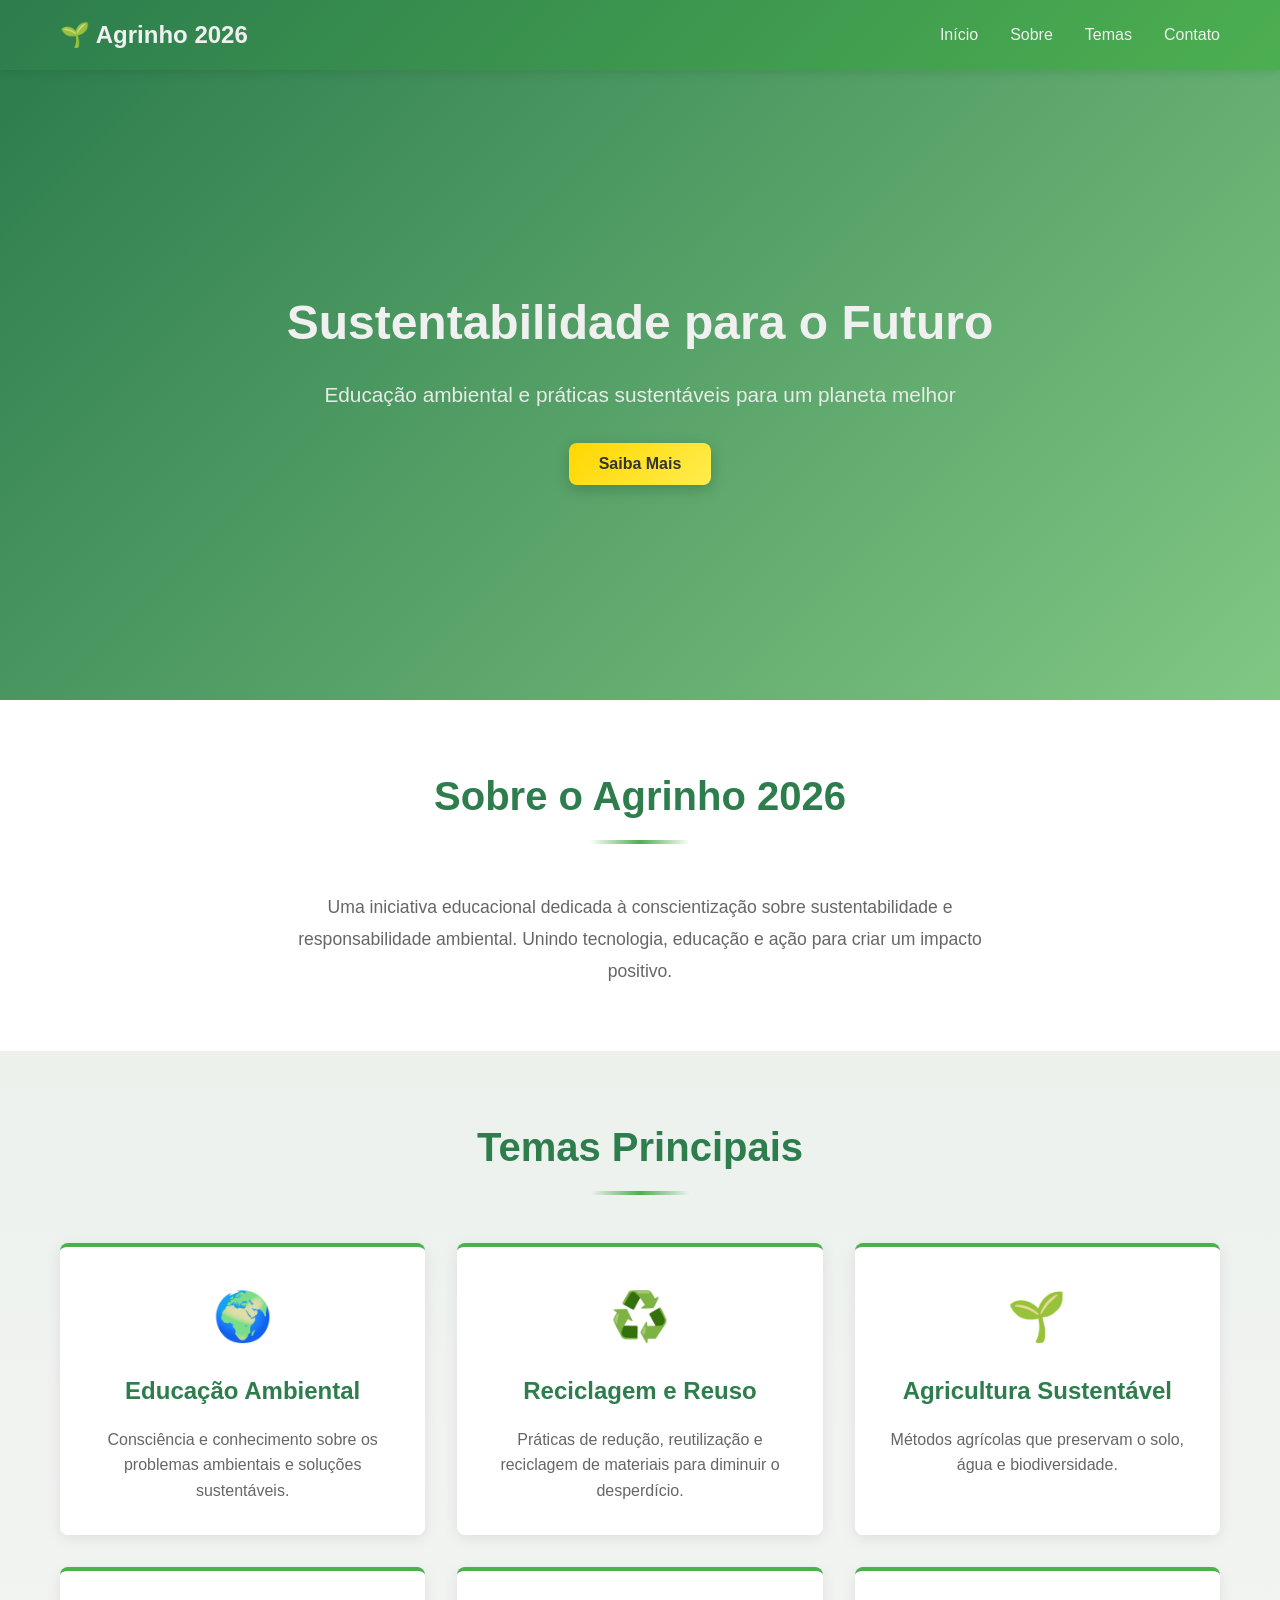
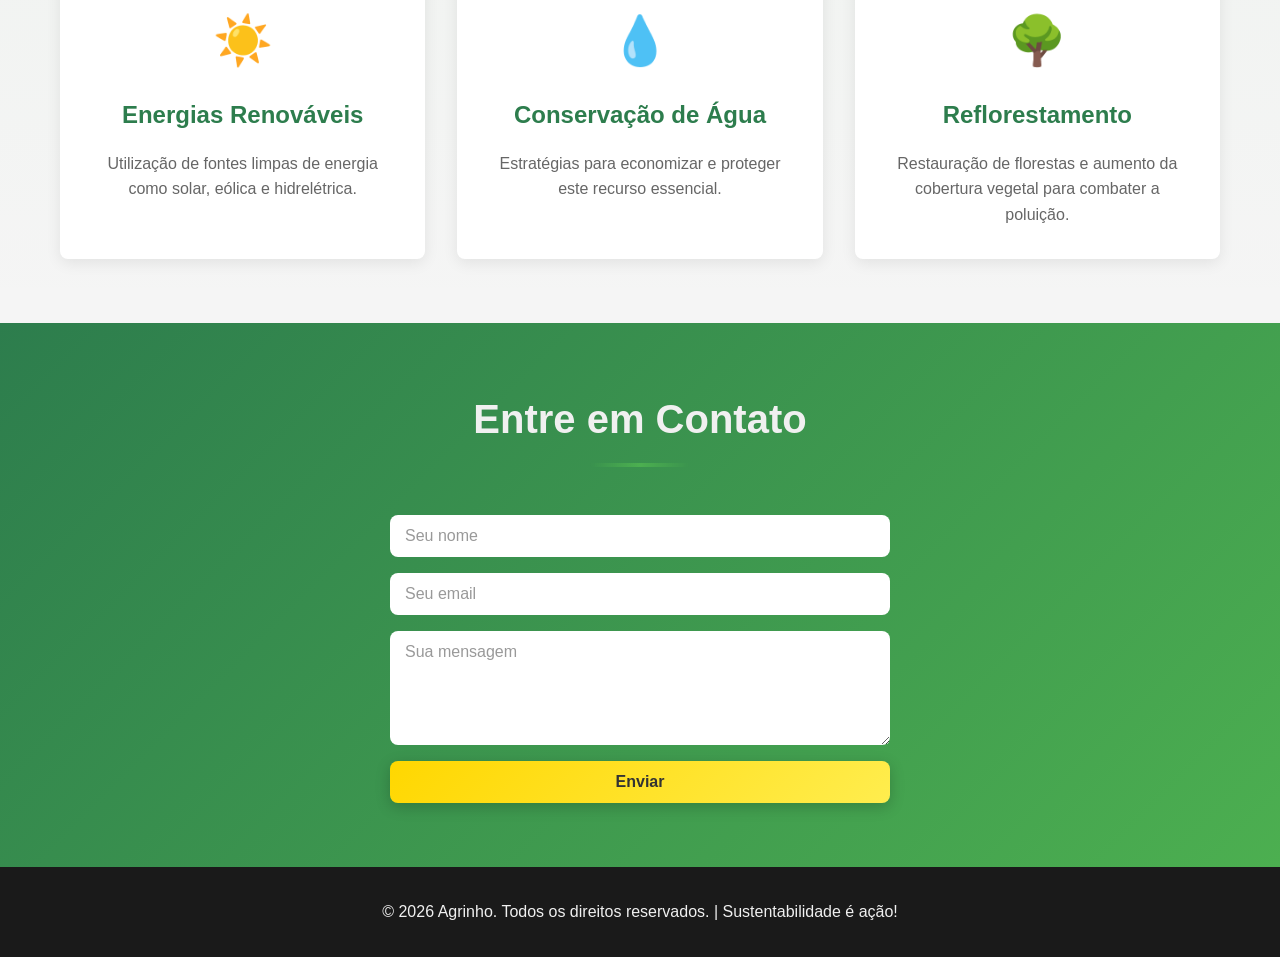
<file: index.html>
<!DOCTYPE html>
<html lang="pt-BR">
<head>
    <meta charset="UTF-8">
    <meta name="viewport" content="width=device-width, initial-scale=1.0">
    <meta name="description" content="Agrinho 2026 - Plataforma de educação ambiental e sustentabilidade">
    <title>Agrinho 2026 - Sustentabilidade</title>
    <link rel="stylesheet" href="styles/main.css">
    <link rel="stylesheet" href="styles/responsive.css">
</head>
<body>
    <nav class="navbar">
        <div class="nav-container">
            <div class="logo">🌱 Agrinho 2026</div>
            <ul class="nav-links">
                <li><a href="#inicio">Início</a></li>
                <li><a href="#sobre">Sobre</a></li>
                <li><a href="#temas">Temas</a></li>
                <li><a href="#contato">Contato</a></li>
            </ul>
        </div>
    </nav>

    <header id="inicio" class="hero">
        <div class="hero-content">
            <h1>Sustentabilidade para o Futuro</h1>
            <p>Educação ambiental e práticas sustentáveis para um planeta melhor</p>
            <button class="btn-primary" onclick="document.querySelector('#sobre').scrollIntoView()">Saiba Mais</button>
        </div>
    </header>

    <section id="sobre" class="about">
        <div class="container">
            <h2>Sobre o Agrinho 2026</h2>
            <p>Uma iniciativa educacional dedicada à conscientização sobre sustentabilidade e responsabilidade ambiental. Unindo tecnologia, educação e ação para criar um impacto positivo.</p>
        </div>
    </section>

    <section id="temas" class="themes">
        <div class="container">
            <h2>Temas Principais</h2>
            <div class="cards-grid" id="temas-container"></div>
        </div>
    </section>

    <section id="contato" class="contact">
        <div class="container">
            <h2>Entre em Contato</h2>
            <form id="contact-form" class="contact-form">
                <input type="text" placeholder="Seu nome" required>
                <input type="email" placeholder="Seu email" required>
                <textarea placeholder="Sua mensagem" rows="5" required></textarea>
                <button type="submit" class="btn-primary">Enviar</button>
            </form>
        </div>
    </section>

    <footer class="footer">
        <p>&copy; 2026 Agrinho. Todos os direitos reservados. | Sustentabilidade é ação!</p>
    </footer>

    <script src="js/main.js"></script>
</body>
</html>
</file>
<file: styles/main.css>
:root {
    --primary-green: #2d7d4d;
    --light-green: #4caf50;
    --accent-green: #81c784;
    --dark-bg: #1a1a1a;
    --light-bg: #f5f5f5;
    --text-dark: #333;
    --text-light: #f0f0f0;
    --border-radius: 8px;
    --transition: all 0.3s ease;
}

* {
    margin: 0;
    padding: 0;
    box-sizing: border-box;
}

body {
    font-family: 'Segoe UI', Tahoma, Geneva, Verdana, sans-serif;
    line-height: 1.6;
    color: var(--text-dark);
    background-color: var(--light-bg);
}

.container {
    max-width: 1200px;
    margin: 0 auto;
    padding: 0 20px;
}

/* Navbar */
.navbar {
    background: linear-gradient(135deg, var(--primary-green) 0%, var(--light-green) 100%);
    padding: 1rem 0;
    position: sticky;
    top: 0;
    z-index: 1000;
    box-shadow: 0 2px 10px rgba(0, 0, 0, 0.1);
}

.nav-container {
    max-width: 1200px;
    margin: 0 auto;
    padding: 0 20px;
    display: flex;
    justify-content: space-between;
    align-items: center;
}

.logo {
    font-size: 1.5rem;
    font-weight: bold;
    color: var(--text-light);
}

.nav-links {
    display: flex;
    list-style: none;
    gap: 2rem;
}

.nav-links a {
    color: var(--text-light);
    text-decoration: none;
    font-weight: 500;
    transition: var(--transition);
}

.nav-links a:hover {
    color: #ffd700;
    text-shadow: 0 0 10px rgba(255, 215, 0, 0.5);
}

/* Hero Section */
.hero {
    background: linear-gradient(135deg, var(--primary-green) 0%, var(--accent-green) 100%);
    color: var(--text-light);
    padding: 6rem 2rem;
    text-align: center;
    min-height: 70vh;
    display: flex;
    align-items: center;
    justify-content: center;
}

.hero-content h1 {
    font-size: 3rem;
    margin-bottom: 1rem;
    animation: slideDown 0.8s ease;
}

.hero-content p {
    font-size: 1.3rem;
    margin-bottom: 2rem;
    opacity: 0.95;
}

@keyframes slideDown {
    from {
        opacity: 0;
        transform: translateY(-30px);
    }
    to {
        opacity: 1;
        transform: translateY(0);
    }
}

/* Buttons */
.btn-primary {
    background: linear-gradient(135deg, #ffd700 0%, #ffed4e 100%);
    color: var(--text-dark);
    border: none;
    padding: 12px 30px;
    font-size: 1rem;
    border-radius: var(--border-radius);
    cursor: pointer;
    font-weight: 600;
    transition: var(--transition);
    box-shadow: 0 4px 15px rgba(0, 0, 0, 0.2);
}

.btn-primary:hover {
    transform: translateY(-2px);
    box-shadow: 0 6px 20px rgba(0, 0, 0, 0.3);
}

.btn-primary:active {
    transform: translateY(0);
}

/* Sections */
section {
    padding: 4rem 0;
}

section h2 {
    text-align: center;
    font-size: 2.5rem;
    margin-bottom: 3rem;
    color: var(--primary-green);
    position: relative;
    padding-bottom: 1rem;
}

section h2::after {
    content: '';
    position: absolute;
    bottom: 0;
    left: 50%;
    transform: translateX(-50%);
    width: 100px;
    height: 4px;
    background: linear-gradient(90deg, transparent, var(--light-green), transparent);
}

.about {
    background: white;
    text-align: center;
}

.about p {
    font-size: 1.1rem;
    color: #666;
    max-width: 700px;
    margin: 0 auto;
    line-height: 1.8;
}

/* Cards Grid */
.themes {
    background: linear-gradient(180deg, rgba(76, 175, 80, 0.05) 0%, transparent 100%);
}

.cards-grid {
    display: grid;
    grid-template-columns: repeat(auto-fit, minmax(300px, 1fr));
    gap: 2rem;
}

.card {
    background: white;
    border-radius: var(--border-radius);
    padding: 2rem;
    text-align: center;
    box-shadow: 0 4px 15px rgba(0, 0, 0, 0.08);
    transition: var(--transition);
    border-top: 4px solid var(--light-green);
}

.card:hover {
    transform: translateY(-10px);
    box-shadow: 0 8px 25px rgba(0, 0, 0, 0.15);
}

.card-icon {
    font-size: 3rem;
    margin-bottom: 1rem;
}

.card h3 {
    color: var(--primary-green);
    margin-bottom: 1rem;
    font-size: 1.5rem;
}

.card p {
    color: #666;
    line-height: 1.6;
}

/* Contact Section */
.contact {
    background: linear-gradient(135deg, var(--primary-green) 0%, var(--light-green) 100%);
    color: var(--text-light);
}

.contact h2 {
    color: var(--text-light);
}

.contact-form {
    max-width: 500px;
    margin: 0 auto;
    display: flex;
    flex-direction: column;
    gap: 1rem;
}

.contact-form input,
.contact-form textarea {
    padding: 12px 15px;
    border: none;
    border-radius: var(--border-radius);
    font-family: inherit;
    font-size: 1rem;
}

.contact-form input::placeholder,
.contact-form textarea::placeholder {
    color: #999;
}

.contact-form input:focus,
.contact-form textarea:focus {
    outline: none;
    box-shadow: 0 0 10px rgba(255, 215, 0, 0.3);
}

/* Footer */
.footer {
    background: var(--dark-bg);
    color: var(--text-light);
    text-align: center;
    padding: 2rem;
}

/* Animations */
@keyframes fadeIn {
    from {
        opacity: 0;
        transform: translateY(20px);
    }
    to {
        opacity: 1;
        transform: translateY(0);
    }
}

.card {
    animation: fadeIn 0.6s ease forwards;
}

.card:nth-child(1) { animation-delay: 0.1s; }
.card:nth-child(2) { animation-delay: 0.2s; }
.card:nth-child(3) { animation-delay: 0.3s; }
</file>
<file: styles/responsive.css>
/* Tablets */
@media (max-width: 768px) {
    .nav-links {
        gap: 1rem;
        font-size: 0.9rem;
    }

    .hero-content h1 {
        font-size: 2rem;
    }

    .hero-content p {
        font-size: 1rem;
    }

    section h2 {
        font-size: 2rem;
    }

    .cards-grid {
        grid-template-columns: 1fr;
    }

    .contact-form {
        width: 100%;
    }
}

/* Mobile */
@media (max-width: 480px) {
    .nav-container {
        flex-direction: column;
        gap: 1rem;
    }

    .nav-links {
        flex-direction: column;
        gap: 0.5rem;
        text-align: center;
    }

    .logo {
        font-size: 1.2rem;
    }

    .hero {
        padding: 3rem 1rem;
        min-height: 50vh;
    }

    .hero-content h1 {
        font-size: 1.5rem;
        margin-bottom: 0.5rem;
    }

    .hero-content p {
        font-size: 0.9rem;
        margin-bottom: 1.5rem;
    }

    section h2 {
        font-size: 1.5rem;
    }

    .card {
        padding: 1.5rem;
    }

    .card-icon {
        font-size: 2rem;
    }

    .btn-primary {
        padding: 10px 20px;
        font-size: 0.9rem;
    }
}
</file>
